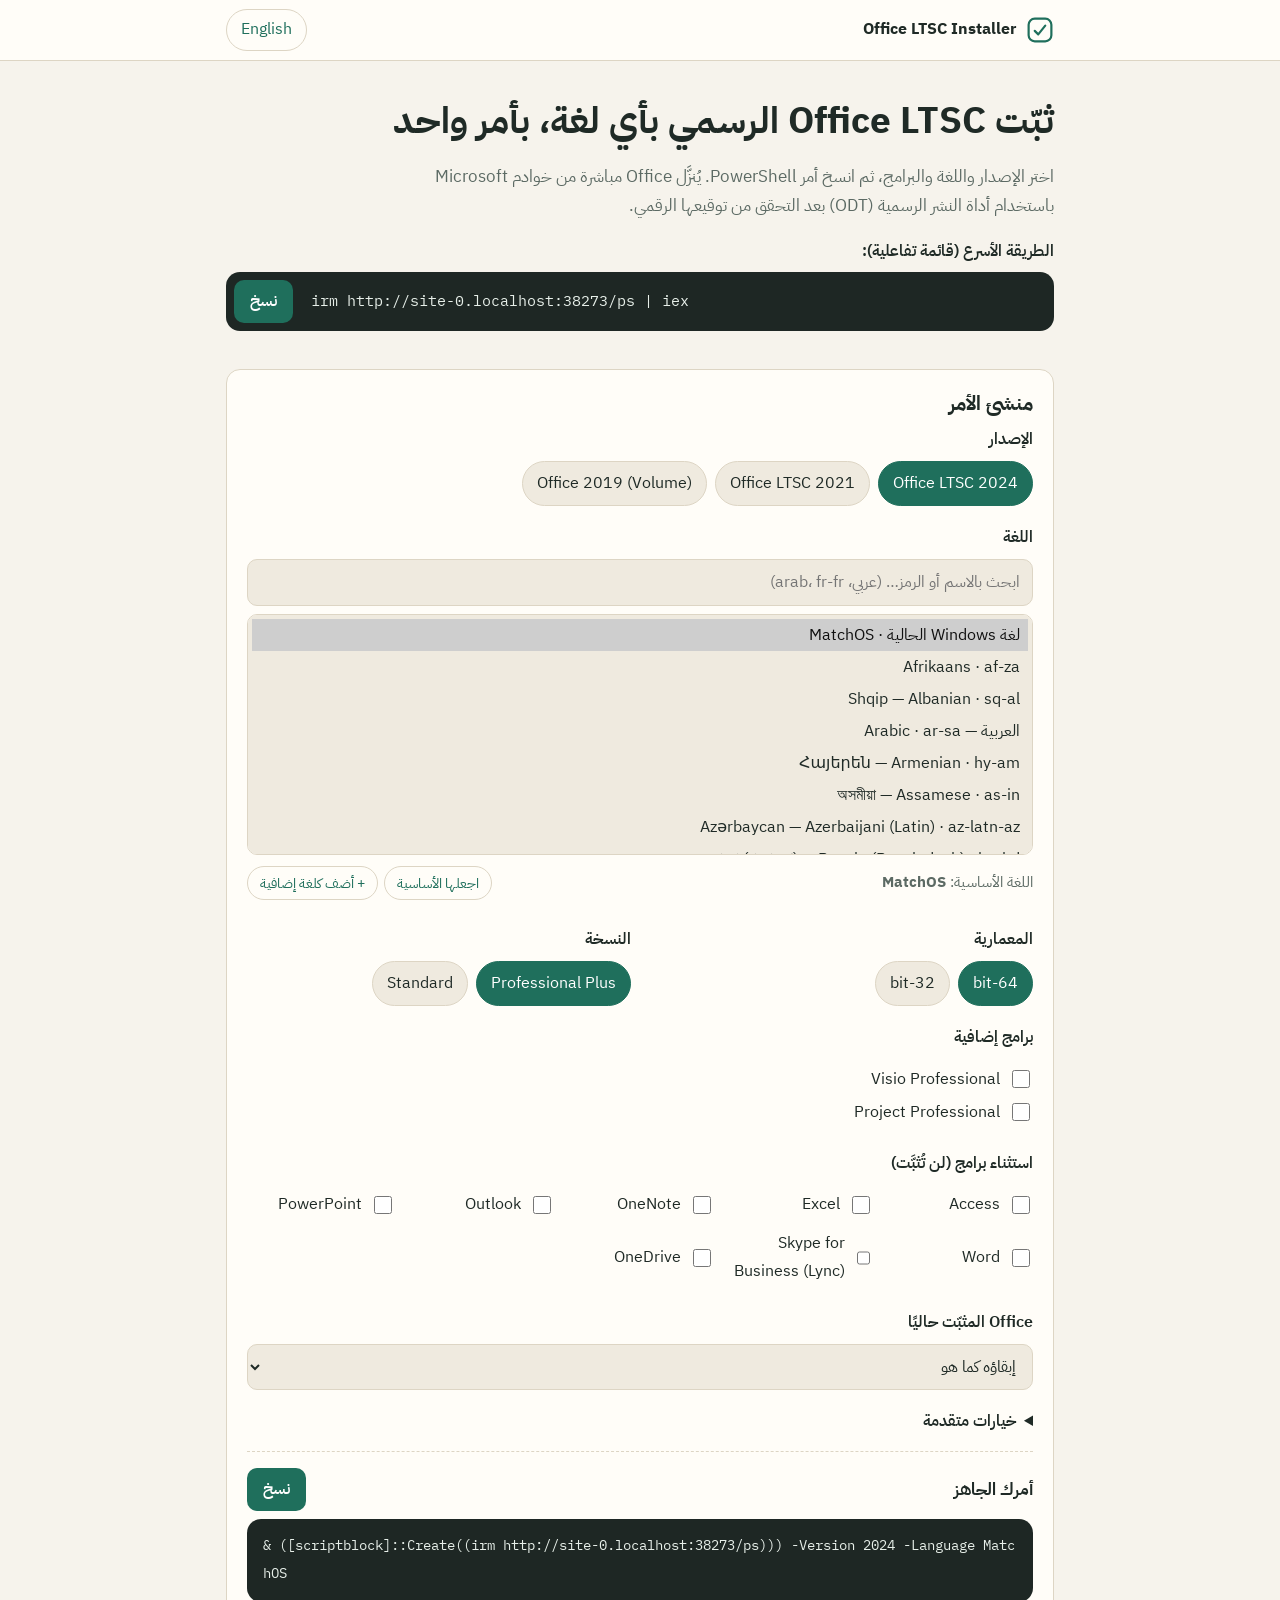
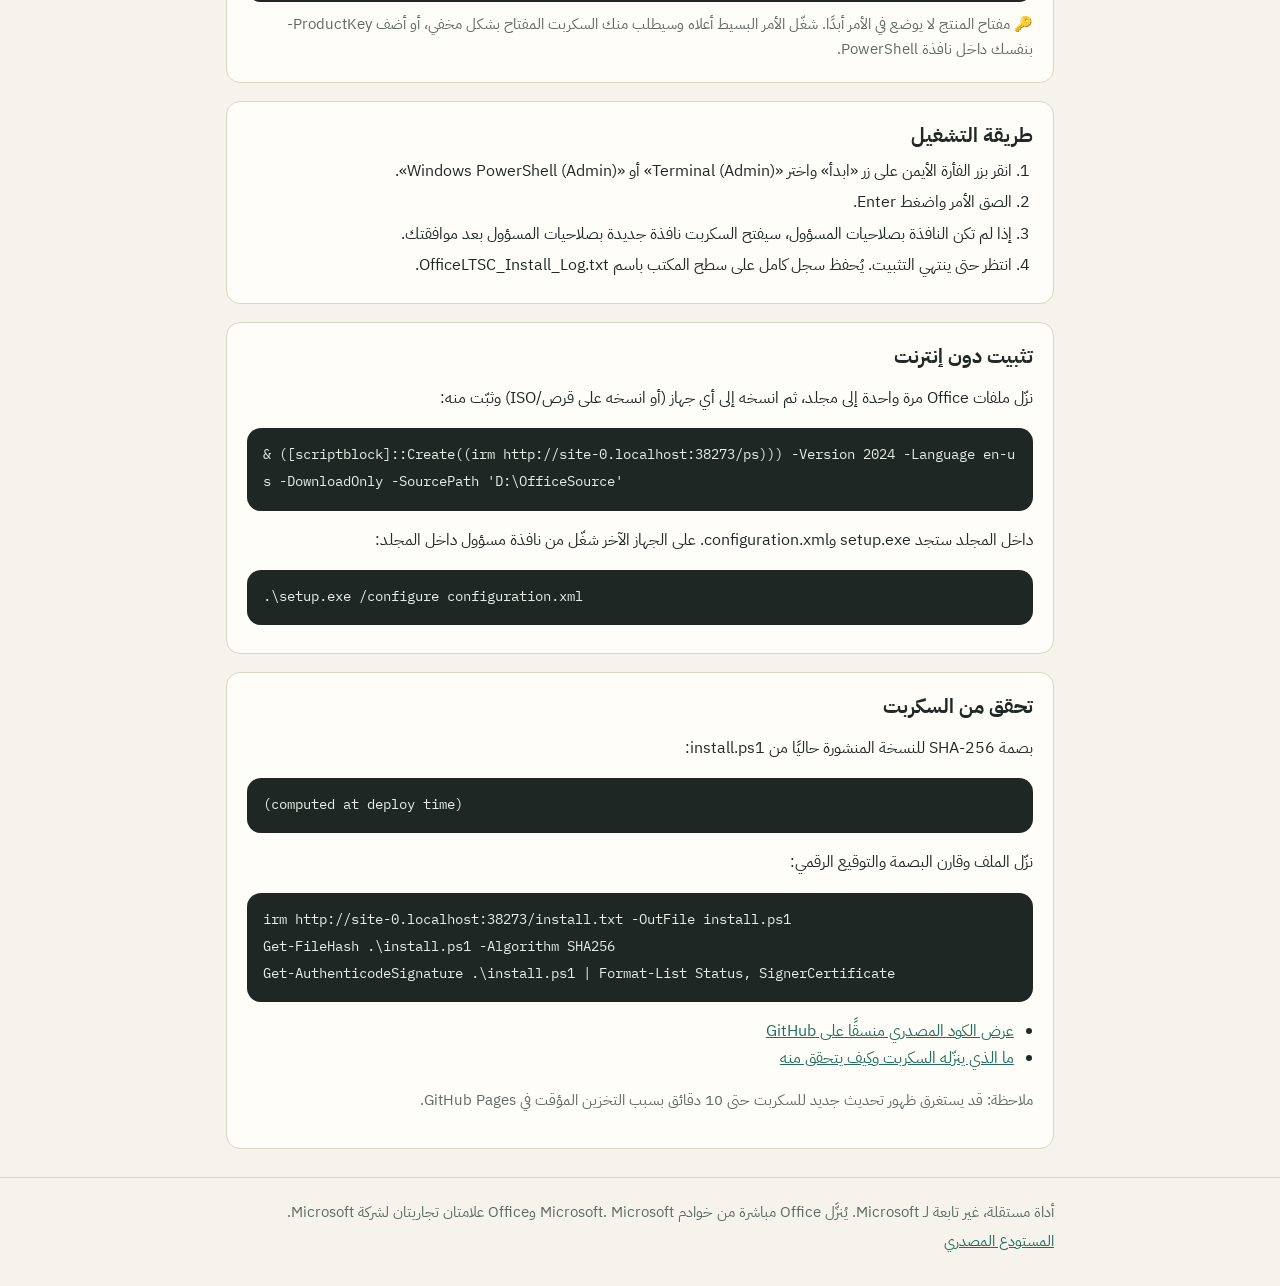
<file: site/index.html>
<!doctype html>
<html lang="ar" dir="rtl">
<head>
  <meta charset="utf-8">
  <meta name="viewport" content="width=device-width, initial-scale=1">
  <title>Office LTSC Installer</title>
  <meta name="description" content="أداة مستقلة لتثبيت Office LTSC الرسمي (2024 / 2021 / 2019) بأي لغة عبر أداة النشر الرسمية من Microsoft.">
  <meta name="color-scheme" content="light dark">
  <link rel="preconnect" href="https://fonts.googleapis.com">
  <link rel="preconnect" href="https://fonts.gstatic.com" crossorigin>
  <link href="https://fonts.googleapis.com/css2?family=IBM+Plex+Mono:wght@400;500&family=IBM+Plex+Sans+Arabic:wght@400;500;600;700&display=swap" rel="stylesheet">
  <link rel="stylesheet" href="assets/style.css">
  <link rel="icon" href="assets/icon.svg" type="image/svg+xml">
</head>
<body>
  <a class="skip" href="#builder" data-i18n="skip">انتقل إلى المنشئ</a>

  <header class="top">
    <div class="wrap top-row">
      <div class="brand">
        <svg class="mark" viewBox="0 0 32 32" aria-hidden="true"><rect x="3" y="3" width="26" height="26" rx="7" fill="none" stroke="currentColor" stroke-width="2.5"/><path d="M10 17l4 4 8-10" fill="none" stroke="currentColor" stroke-width="2.5" stroke-linecap="round" stroke-linejoin="round"/></svg>
        <span>Office LTSC Installer</span>
      </div>
      <button id="langToggle" class="ghost" type="button" aria-label="Switch language">English</button>
    </div>
  </header>

  <main class="wrap">
    <section class="hero">
      <h1 data-i18n="heroTitle">ثبّت Office LTSC الرسمي بأي لغة، بأمر واحد</h1>
      <p class="lead" data-i18n="heroLead">اختر الإصدار واللغة والبرامج، ثم انسخ أمر PowerShell. يُنزَّل Office مباشرة من خوادم Microsoft باستخدام أداة النشر الرسمية (ODT) بعد التحقق من توقيعها الرقمي.</p>
      <div class="quick">
        <div class="quick-label" data-i18n="quickLabel">الطريقة الأسرع (قائمة تفاعلية):</div>
        <div class="code-row">
          <code id="cmdSimple" dir="ltr"></code>
          <button class="copy" type="button" data-copy="cmdSimple" data-i18n="copy">نسخ</button>
        </div>
      </div>
    </section>

    <section id="builder" class="card" aria-labelledby="builderTitle">
      <h2 id="builderTitle" data-i18n="builderTitle">منشئ الأمر</h2>
      <form id="form" autocomplete="off" onsubmit="return false">

        <fieldset>
          <legend data-i18n="version">الإصدار</legend>
          <div class="seg" id="versionGroup"></div>
        </fieldset>

        <fieldset>
          <legend data-i18n="language">اللغة</legend>
          <input id="langSearch" type="search" class="input" data-i18n-ph="langSearch" placeholder="ابحث بالاسم أو الرمز… (عربي، arab، fr-fr)">
          <select id="langSelect" class="input" size="7" aria-label="Language"></select>
          <div class="row-between">
            <span class="hint"><span data-i18n="primary">اللغة الأساسية:</span> <b id="langPrimary" dir="ltr"></b></span>
            <span class="btns">
              <button id="setMain" type="button" class="ghost small" data-i18n="setMain">اجعلها الأساسية</button>
              <button id="addExtra" type="button" class="ghost small" data-i18n="addExtra">+ أضف كلغة إضافية</button>
            </span>
          </div>
          <div id="extraChips" class="chips" aria-live="polite"></div>
        </fieldset>

        <div class="grid2">
          <fieldset>
            <legend data-i18n="arch">المعمارية</legend>
            <div class="seg">
              <label><input type="radio" name="arch" value="64" checked><span>64-bit</span></label>
              <label><input type="radio" name="arch" value="32"><span>32-bit</span></label>
            </div>
          </fieldset>
          <fieldset>
            <legend data-i18n="edition">النسخة</legend>
            <div class="seg">
              <label><input type="radio" name="edition" value="ProPlus" checked><span>Professional Plus</span></label>
              <label><input type="radio" name="edition" value="Standard"><span>Standard</span></label>
            </div>
          </fieldset>
        </div>

        <fieldset>
          <legend data-i18n="addons">برامج إضافية</legend>
          <label class="check"><input type="checkbox" id="visio"><span>Visio Professional</span></label>
          <label class="check"><input type="checkbox" id="project"><span>Project Professional</span></label>
        </fieldset>

        <fieldset>
          <legend data-i18n="exclude">استثناء برامج (لن تُثبَّت)</legend>
          <div id="appsGroup" class="apps"></div>
        </fieldset>

        <fieldset>
          <legend data-i18n="existing">Office المثبّت حاليًا</legend>
          <select id="remove" class="input">
            <option value="none" data-i18n="rmNone">إبقاؤه كما هو</option>
            <option value="odt" data-i18n="rmOdt">إزالته بأداة Microsoft قبل التثبيت</option>
            <option value="scrub" data-i18n="rmScrub">تنظيف عميق (OfficeScrubber) ثم الإزالة</option>
          </select>
          <p id="removeWarn" class="warn" hidden></p>
        </fieldset>

        <details class="adv">
          <summary data-i18n="advanced">خيارات متقدمة</summary>
          <label class="check"><input type="checkbox" id="noUpdates"><span data-i18n="noUpdates">تعطيل التحديثات التلقائية</span></label>
          <label class="check"><input type="checkbox" id="silent"><span data-i18n="silent">تثبيت صامت (بدون واجهة Office)</span></label>
          <label class="check"><input type="checkbox" id="downloadOnly"><span data-i18n="downloadOnly">تنزيل فقط إلى مجلد (للتثبيت دون إنترنت)</span></label>
          <input id="sourcePath" class="input" dir="ltr" type="text" placeholder="D:\OfficeSource" hidden>
        </details>
      </form>

      <div class="out">
        <div class="out-head">
          <h3 data-i18n="yourCmd">أمرك الجاهز</h3>
          <button class="copy" type="button" data-copy="cmdCustom" data-i18n="copy">نسخ</button>
        </div>
        <pre class="code" dir="ltr"><code id="cmdCustom"></code></pre>
        <p class="note" data-i18n="keyNote">🔑 مفتاح المنتج لا يوضع في الأمر أبدًا. شغّل الأمر البسيط أعلاه وسيطلب منك السكربت المفتاح بشكل مخفي، أو أضف ‎-ProductKey بنفسك داخل نافذة PowerShell.</p>
      </div>
    </section>

    <section class="card" aria-labelledby="howTitle">
      <h2 id="howTitle" data-i18n="howTitle">طريقة التشغيل</h2>
      <ol class="steps">
        <li data-i18n="how1">انقر بزر الفأرة الأيمن على زر «ابدأ» واختر «Terminal (Admin)» أو «Windows PowerShell (Admin)».</li>
        <li data-i18n="how2">الصق الأمر واضغط Enter.</li>
        <li data-i18n="how3">إذا لم تكن النافذة بصلاحيات المسؤول، سيفتح السكربت نافذة جديدة بصلاحيات المسؤول بعد موافقتك.</li>
        <li data-i18n="how4">انتظر حتى ينتهي التثبيت. يُحفظ سجل كامل على سطح المكتب باسم OfficeLTSC_Install_Log.txt.</li>
      </ol>
    </section>

    <section class="card" aria-labelledby="offTitle">
      <h2 id="offTitle" data-i18n="offTitle">تثبيت دون إنترنت</h2>
      <p data-i18n="offText">نزّل ملفات Office مرة واحدة إلى مجلد، ثم انسخه إلى أي جهاز (أو انسخه على قرص/ISO) وثبّت منه:</p>
      <pre class="code" dir="ltr"><code id="cmdOffline"></code></pre>
      <p data-i18n="offText2">داخل المجلد ستجد setup.exe وconfiguration.xml. على الجهاز الآخر شغّل من نافذة مسؤول داخل المجلد:</p>
      <pre class="code" dir="ltr"><code>.\setup.exe /configure configuration.xml</code></pre>
    </section>

    <section class="card" aria-labelledby="verTitle">
      <h2 id="verTitle" data-i18n="verTitle">تحقق من السكربت</h2>
      <p data-i18n="verText">بصمة SHA-256 للنسخة المنشورة حاليًا من install.ps1:</p>
      <pre class="code hash" dir="ltr"><code id="sha">{{SCRIPT_SHA256}}</code></pre>
      <p data-i18n="verText2">نزّل الملف وقارن البصمة والتوقيع الرقمي:</p>
      <pre class="code" dir="ltr"><code id="cmdVerify"></code></pre>
      <ul class="links">
        <li><a id="lnkSource" href="https://github.com/q123qrc-source/q123qrc-source.github.io/blob/main/src/install.ps1" data-i18n="viewSource">عرض الكود المصدري منسقًا على GitHub</a></li>
        <li><a href="https://github.com/q123qrc-source/q123qrc-source.github.io/blob/main/SECURITY.md" data-i18n="viewSecurity">ما الذي ينزّله السكربت وكيف يتحقق منه</a></li>
      </ul>
      <p class="hint" data-i18n="cacheNote">ملاحظة: قد يستغرق ظهور تحديث جديد للسكربت حتى 10 دقائق بسبب التخزين المؤقت في GitHub Pages.</p>
    </section>
  </main>

  <footer class="foot">
    <div class="wrap">
      <p data-i18n="footer">أداة مستقلة، غير تابعة لـ Microsoft. يُنزَّل Office مباشرة من خوادم Microsoft. Microsoft وOffice علامتان تجاريتان لشركة Microsoft.</p>
      <p><a href="https://github.com/q123qrc-source/q123qrc-source.github.io" data-i18n="repo">المستودع المصدري</a></p>
    </div>
  </footer>

  <div id="toast" class="toast" role="status" aria-live="polite"></div>
  <script src="assets/app.js"></script>
</body>
</html>
</file>
<file: site/assets/style.css>
:root {
  --bg: #f6f3ec;
  --surface: #fffdf8;
  --surface-2: #efeadf;
  --text: #1f2a26;
  --muted: #5c6a64;
  --border: #ddd5c4;
  --accent: #1f6f5c;
  --accent-ink: #ffffff;
  --accent-soft: #d8ece5;
  --warn-bg: #fbecd9;
  --warn-ink: #7a4310;
  --code-bg: #1e2724;
  --code-ink: #e7efe9;
  --radius: 14px;
  --font: "IBM Plex Sans Arabic", system-ui, -apple-system, "Segoe UI", Tahoma, Arial, sans-serif;
  --mono: "IBM Plex Mono", ui-monospace, Consolas, "Courier New", monospace;
}

@media (prefers-color-scheme: dark) {
  :root:not([data-theme="light"]) {
    --bg: #121816;
    --surface: #1a2220;
    --surface-2: #222c29;
    --text: #e6ece8;
    --muted: #9fb0a8;
    --border: #2f3b37;
    --accent: #5cc3a5;
    --accent-ink: #0d1412;
    --accent-soft: #1f3b33;
    --warn-bg: #3a2a16;
    --warn-ink: #f2c891;
    --code-bg: #0b0f0e;
    --code-ink: #dbe7e1;
  }
}

* { box-sizing: border-box; }
html { -webkit-text-size-adjust: 100%; }
body {
  margin: 0;
  background: var(--bg);
  color: var(--text);
  font-family: var(--font);
  font-size: 16px;
  line-height: 1.7;
}
html[dir="ltr"] body { line-height: 1.6; }

.wrap { max-width: 860px; margin: 0 auto; padding: 0 16px; }
.skip { position: absolute; inset-inline-start: -999px; }
.skip:focus { inset-inline-start: 16px; top: 8px; background: var(--surface); padding: 6px 10px; z-index: 10; }

a { color: var(--accent); }
h1, h2, h3 { line-height: 1.3; margin: 0 0 .5em; }
h1 { font-size: clamp(1.6rem, 4.5vw, 2.3rem); font-weight: 700; }
h2 { font-size: 1.25rem; }
h3 { font-size: 1.05rem; margin: 0; }

.top { border-bottom: 1px solid var(--border); background: var(--surface); }
.top-row { display: flex; align-items: center; justify-content: space-between; min-height: 60px; gap: 12px; }
.brand { display: flex; align-items: center; gap: 10px; font-weight: 700; color: var(--accent); }
.brand span { color: var(--text); }
.mark { width: 28px; height: 28px; }

.hero { padding: 36px 0 20px; }
.lead { color: var(--muted); font-size: 1.05rem; max-width: 62ch; }
.quick { margin-top: 18px; }
.quick-label { font-weight: 600; margin-bottom: 6px; }

.code-row {
  display: flex; align-items: stretch; gap: 8px;
  background: var(--code-bg); color: var(--code-ink);
  border-radius: var(--radius); padding: 8px; overflow: hidden;
}
.code-row code {
  flex: 1; min-width: 0; font-family: var(--mono); font-size: .92rem;
  padding: 8px 10px; overflow-x: auto; white-space: nowrap; text-align: left;
}

.card {
  background: var(--surface); border: 1px solid var(--border);
  border-radius: var(--radius); padding: 20px; margin: 18px 0;
}

fieldset { border: 0; padding: 0; margin: 0 0 18px; min-width: 0; }
legend { font-weight: 600; margin-bottom: 8px; padding: 0; }
.grid2 { display: grid; grid-template-columns: 1fr 1fr; gap: 0 18px; }
@media (max-width: 600px) { .grid2 { grid-template-columns: 1fr; } }

.seg { display: flex; flex-wrap: wrap; gap: 8px; }
.seg label { position: relative; }
.seg input { position: absolute; opacity: 0; inset: 0; margin: 0; cursor: pointer; }
.seg span {
  display: inline-block; padding: 8px 14px; border: 1px solid var(--border);
  border-radius: 999px; background: var(--surface-2); cursor: pointer; user-select: none;
}
.seg input:checked + span { background: var(--accent); color: var(--accent-ink); border-color: var(--accent); }
.seg input:focus-visible + span { outline: 3px solid var(--accent-soft); outline-offset: 2px; }

.input {
  width: 100%; font: inherit; color: var(--text); background: var(--surface-2);
  border: 1px solid var(--border); border-radius: 10px; padding: 9px 12px;
}
.input:focus { outline: 3px solid var(--accent-soft); border-color: var(--accent); }
select.input[size] { margin-top: 8px; padding: 4px; }
select.input option { padding: 4px 8px; }
#sourcePath { margin-top: 8px; }

.row-between { display: flex; justify-content: space-between; align-items: center; gap: 8px; flex-wrap: wrap; margin-top: 8px; }
.hint { color: var(--muted); font-size: .92rem; }
.btns { display: flex; flex-wrap: wrap; gap: 6px; }
.chips { display: flex; flex-wrap: wrap; gap: 6px; margin-top: 8px; }
.chip {
  display: inline-flex; align-items: center; gap: 6px; font-size: .9rem;
  background: var(--accent-soft); border-radius: 999px; padding: 2px 4px 2px 10px;
}
html[dir="rtl"] .chip { padding: 2px 10px 2px 4px; }
.chip button { border: 0; background: transparent; color: inherit; cursor: pointer; font-size: 1rem; line-height: 1; padding: 2px 6px; }

.check { display: flex; align-items: center; gap: 8px; margin: 6px 0; cursor: pointer; }
.check input { width: 18px; height: 18px; accent-color: var(--accent); }
.apps { display: grid; grid-template-columns: repeat(auto-fill, minmax(140px, 1fr)); gap: 0 12px; }

.warn { background: var(--warn-bg); color: var(--warn-ink); border-radius: 10px; padding: 10px 12px; margin: 10px 0 0; font-size: .95rem; }
.adv { margin-bottom: 8px; }
.adv summary { cursor: pointer; font-weight: 600; margin-bottom: 8px; }

button { font: inherit; }
.ghost {
  background: transparent; color: var(--accent); border: 1px solid var(--border);
  border-radius: 999px; padding: 6px 14px; cursor: pointer;
}
.ghost:hover { border-color: var(--accent); }
.small { font-size: .9rem; padding: 4px 12px; }
.copy {
  background: var(--accent); color: var(--accent-ink); border: 0; border-radius: 10px;
  padding: 8px 16px; cursor: pointer; font-weight: 600; white-space: nowrap;
}
.copy:hover { filter: brightness(1.08); }

.out { border-top: 1px dashed var(--border); padding-top: 16px; margin-top: 4px; }
.out-head { display: flex; justify-content: space-between; align-items: center; gap: 10px; margin-bottom: 8px; }
pre.code {
  background: var(--code-bg); color: var(--code-ink); border-radius: var(--radius);
  padding: 14px 16px; margin: 8px 0; overflow-x: auto; text-align: left;
}
pre.code code { font-family: var(--mono); font-size: .9rem; white-space: pre-wrap; word-break: break-all; }
.hash code { word-break: break-all; }
.note { color: var(--muted); font-size: .93rem; margin: 10px 0 0; }

.steps { padding-inline-start: 1.3em; margin: 0; }
.steps li { margin: 4px 0; }
.links { padding-inline-start: 1.2em; }

.foot { border-top: 1px solid var(--border); margin-top: 28px; padding: 18px 0 28px; color: var(--muted); font-size: .92rem; }
.foot p { margin: 4px 0; }

.toast {
  position: fixed; inset-inline: 0; bottom: 20px; margin: 0 auto; width: max-content; max-width: calc(100% - 32px);
  background: var(--text); color: var(--bg); padding: 8px 16px; border-radius: 999px;
  opacity: 0; transform: translateY(10px); transition: opacity .2s, transform .2s; pointer-events: none;
}
.toast.show { opacity: 1; transform: none; }
</file>
